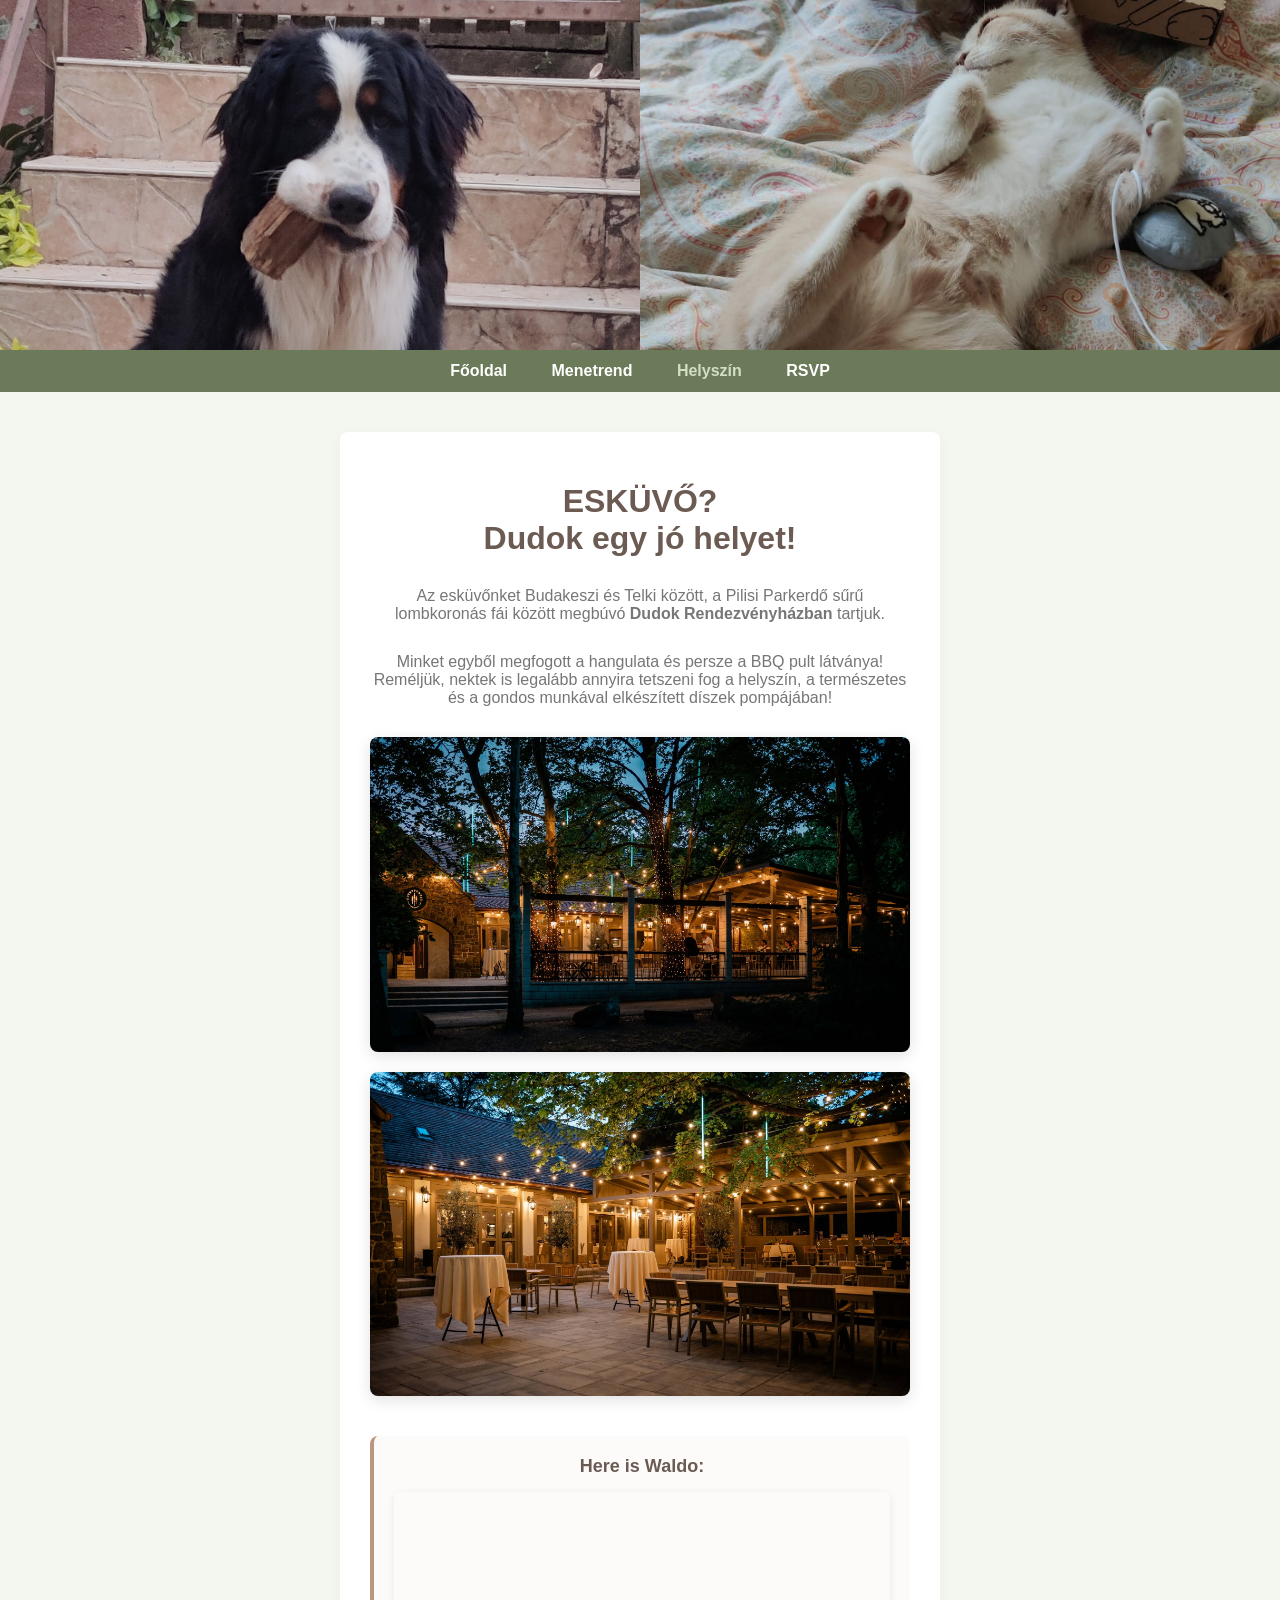
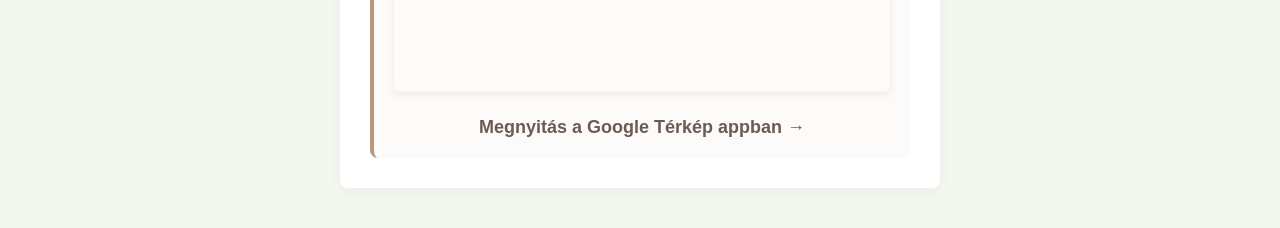
<file: helyszin.html>
<!DOCTYPE html>
<html lang="hu">
<head>
    <meta charset="UTF-8">
    <meta name="viewport" content="width=device-width, initial-scale=1.0">
    <title>Helyszín - Esküvő</title>
    <link rel="stylesheet" href="style.css">
</head>
<body class="helyszin-oldal">

    <header class="header-container-dupla">
        <img src="kepek/Chroncsó.jpg" alt="Helyszín borítókép 1" class="dupla-kep bal-kep">
        <img src="kepek/dante1.jpg" alt="Helyszín borítókép 2" class="dupla-kep jobb-kep">
    </header>

    <nav class="navbar">
        <ul>
            <li><a href="fooldal.html">Főoldal</a></li>
            <li><a href="menetrend.html">Menetrend</a></li>
            <li><a href="helyszin.html" class="active">Helyszín</a></li>
            <li><a href="RSVP.html">RSVP</a></li>
        </ul>
    </nav>

   <main class="content">
        <h1>ESKÜVŐ? <br>Dudok egy jó helyet!</h1>
        <p></p>
        
        <p>Az esküvőnket Budakeszi és Telki között, a Pilisi Parkerdő sűrű lombkoronás fái között megbúvó <strong>Dudok Rendezvényházban</strong> tartjuk.</p>

        <p>Minket egyből megfogott a hangulata és persze a BBQ pult látványa!
            <br>Reméljük, nektek is legalább annyira tetszeni fog a helyszín, a természetes és a gondos munkával elkészített díszek pompájában!
        </p>
        <!-- Nagyobb, hangulatos helyszín képek -->
        <div class="helyszin-kepek-nagy">
            <img src="kepek/eskuvohelyszinkep1.jpg" alt="Helyszín kép 1">
            <img src="kepek/eskuvohelyszinkep2.jpg" alt="Helyszín kép 2">
        </div>

        <!-- Kiegészítő méretű interaktív térkép alul -->
        <div class="terkep-kiegeszito">
            <h3>Here is Waldo:</h3>
            <div class="terkep-container">
                <iframe 
                    src="https://www.google.com/maps/embed?pb=!1m18!1m12!1m3!1d2693.376882143046!2d18.887979215628205!3d47.52337159933596!2m2!1f0!2f0!3f0!3m2!1i1024!2i768!4f13.1!3m3!1m2!1s0x476a75be281f38b5%3A0x9fb181c254b618c2!2sDudok%20Rendezv%C3%A9nyh%C3%A1z%20%C3%A9s%20Vend%C3%A9gl%C5%91!5e0!3m2!1shu!2shu!4v1710000000000!5m2!1shu!2shu" 
                    width="100%" 
                    height="280" 
                    style="border:0;" 
                    allowfullscreen="" 
                    loading="lazy" 
                    referrerpolicy="no-referrer-when-downgrade">
                </iframe>
            </div>
            <div class="helyszin-link">
                <a href="https://www.google.com/maps/place/Dudok+Rendezv%C3%A9nyh%C3%A1z+%C3%A9s+Vend%C3%A9gl%C5%91/@47.5233716,18.8879792,17z/data=!3m1!4b1!4m6!3m5!1s0x476a75be281f38b5:0x9fb181c254b618c2!8m2!3d47.523368!4d18.8905541!16s%2Fg%2F1v2jbq7k" target="_blank">
                    Megnyitás a Google Térkép appban &rarr;
                </a>
            </div>
        </div>
    </main>

</body>
</html>
</file>
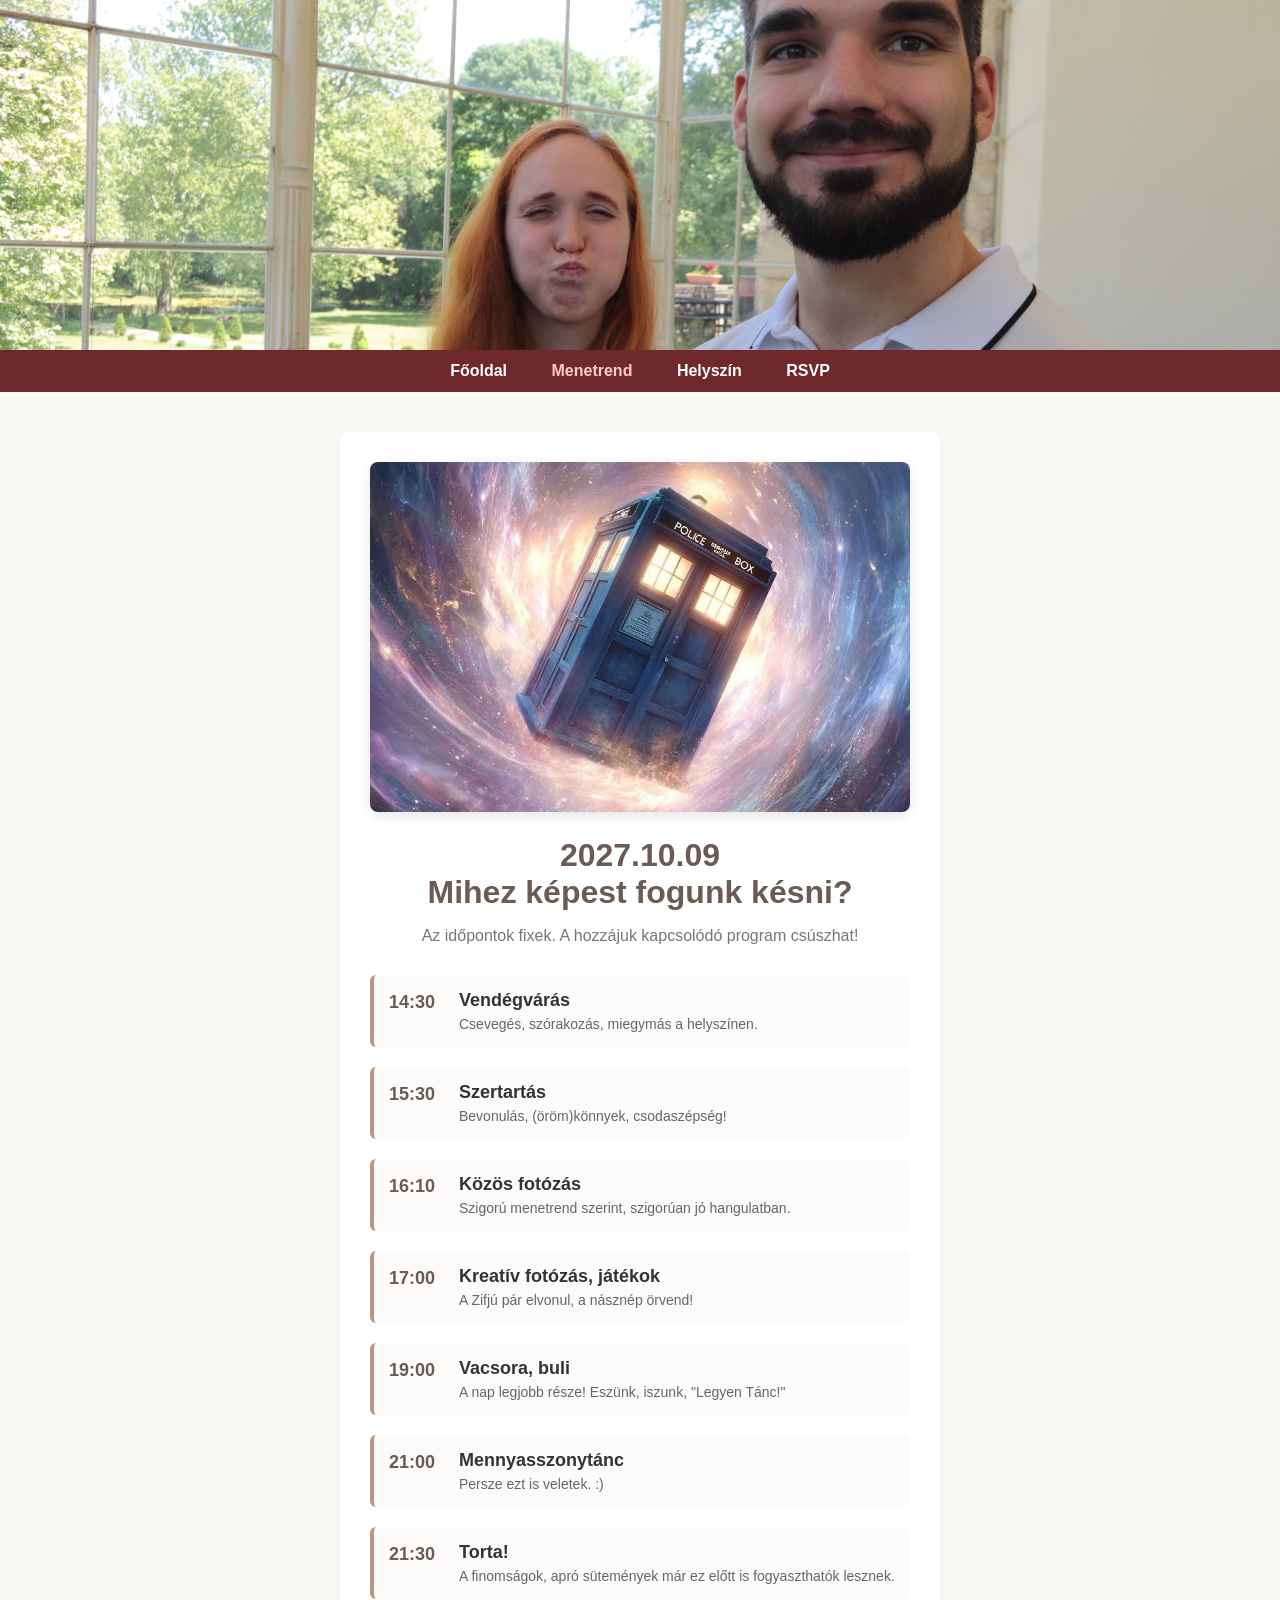
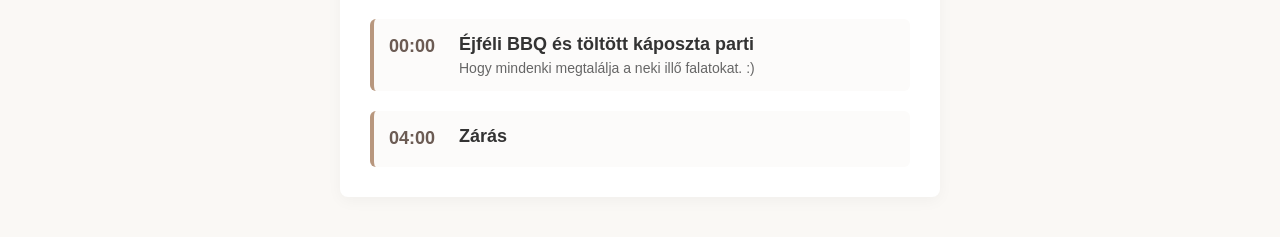
<file: menetrend.html>
<!DOCTYPE html>
<html lang="hu">
<head>
    <meta charset="UTF-8">
    <meta name="viewport" content="width=device-width, initial-scale=1.0">
    <title>Menetrend - Esküvő</title>
    <link rel="stylesheet" href="style.css">
</head>
<body class="menetrend-oldal">

    <header class="header-container">
        <img src="kepek/menetrendhez.jpeg" alt="Esküvői borítókép" id="top-image">
    </header>

    <nav class="navbar">
        <ul>
            <li><a href="fooldal.html">Főoldal</a></li>
            <li><a href="menetrend.html" class="active">Menetrend</a></li>
            <li><a href="helyszin.html">Helyszín</a></li>
            <li><a href="RSVP.html">RSVP</a></li>
        </ul>
    </nav>

    <main class="content">
        <div class="menetrend-kep-container">
            <img src="kepek/tardis.jpg" alt="Tardis időutazás" class="menetrend-kep">
        </div>
        
        <h1>2027.10.09
            <br>Mihez képest fogunk késni?</h1>
        <p>Az időpontok fixek. A hozzájuk kapcsolódó program csúszhat!</p>

        <div class="menetrend-lista">
            <div class="menetrend-elem">
                <span class="ido">14:30</span>
                <div class="program-leiras">
                    <h3>Vendégvárás</h3>
                    <p>Csevegés, szórakozás, miegymás a helyszínen.</p>
                </div>
            </div>

            <div class="menetrend-elem">
                <span class="ido">15:30</span>
                <div class="program-leiras">
                    <h3>Szertartás</h3>
                    <p>Bevonulás, (öröm)könnyek, csodaszépség!</p>
                </div>
            </div>

            <div class="menetrend-elem">
                <span class="ido">16:10</span>
                <div class="program-leiras">
                    <h3>Közös fotózás</h3>
                    <p>Szigorú menetrend szerint, szigorúan jó hangulatban.</p>
                </div>
            </div>

            <div class="menetrend-elem">
                <span class="ido">17:00</span>
                <div class="program-leiras">
                    <h3>Kreatív fotózás, játékok</h3>
                    <p>A Zifjú pár elvonul, a násznép örvend!</p>
                </div>
            </div>

            <div class="menetrend-elem">
                <span class="ido">19:00</span>
                <div class="program-leiras">
                    <h3>Vacsora, buli</h3>
                    <p>A nap legjobb része! Eszünk, iszunk, "Legyen Tánc!"</p>
                </div>
            </div>

            <div class="menetrend-elem">
                <span class="ido">21:00</span>
                <div class="program-leiras">
                    <h3>Mennyasszonytánc</h3>
                    <p>Persze ezt is veletek. :)</p>
                </div>
            </div>

            <div class="menetrend-elem">
                <span class="ido">21:30</span>
                <div class="program-leiras">
                    <h3>Torta!</h3>
                    <p>A finomságok, apró sütemények már ez előtt is fogyaszthatók lesznek.</p>
                </div>
            </div>

            <div class="menetrend-elem">
                <span class="ido">00:00</span>
                <div class="program-leiras">
                    <h3>Éjféli BBQ és töltött káposzta parti</h3>
                    <p>Hogy mindenki megtalálja a neki illő falatokat. :)</p>
                </div>
            </div>

            <div class="menetrend-elem">
                <span class="ido">04:00</span>
                <div class="program-leiras">
                    <h3>Zárás</h3>
                    <p></p>
                </div>
            </div>
        </div>
    </main>

</body>
</html>
</file>
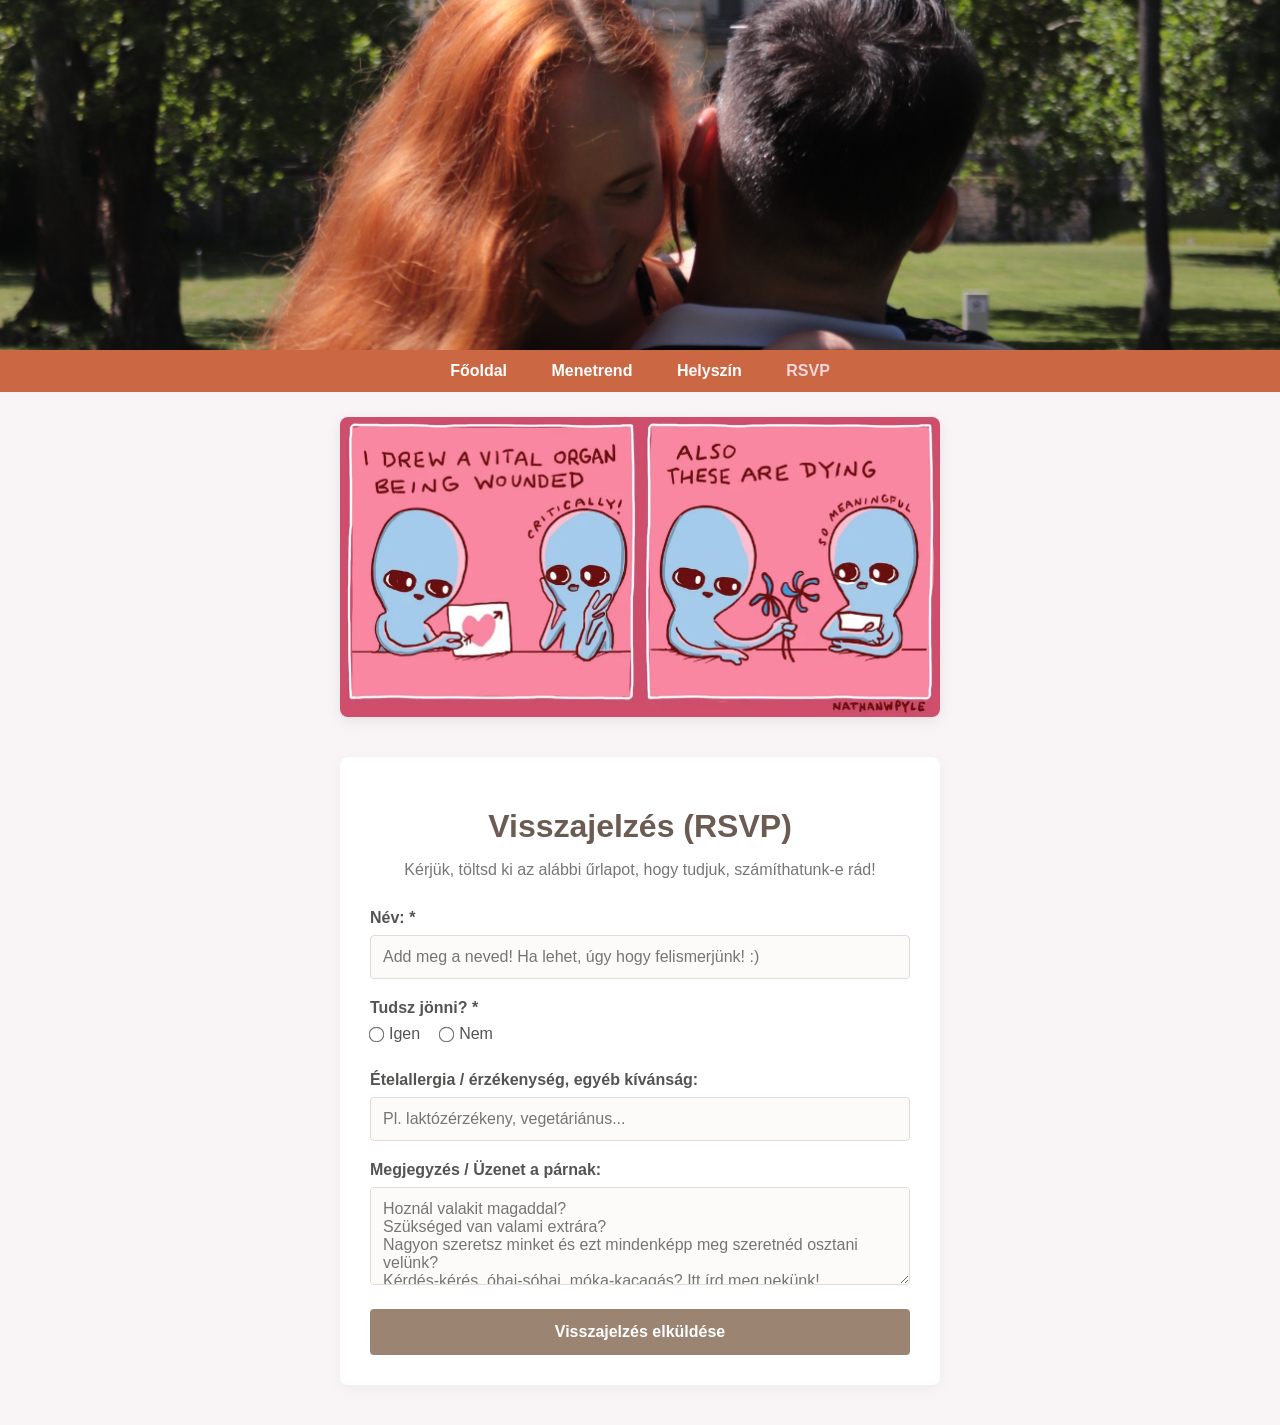
<file: RSVP.html>
<!DOCTYPE html>
<html lang="hu">
<head>
    <meta charset="UTF-8">
    <meta name="viewport" content="width=device-width, initial-scale=1.0">
    <title>Visszajelzés (RSVP) - Esküvő</title>
    <link rel="stylesheet" href="style.css">
</head>
<body class="rsvp-oldal">

    <header class="header-container">
        <img src="kepek/rsvphez.jpeg" alt="Esküvői borítókép" id="top-image">
    </header>

    <nav class="navbar">
        <ul>
            <li><a href="fooldal.html">Főoldal</a></li>
            <li><a href="menetrend.html">Menetrend</a></li>
            <li><a href="helyszin.html">Helyszín</a></li>
            <li><a href="RSVP.html" class="active">RSVP</a></li>
        </ul>
    </nav>

    <!-- Kép a menüsor alatt -->
    <div class="rsvp-banner-container">
        <img src="kepek/rsvpnathan.png" alt="nathanp" class="rsvp-banner-img">
    </div>

    <main class="content">
        <h1>Visszajelzés (RSVP)</h1>
        <p>Kérjük, töltsd ki az alábbi űrlapot, hogy tudjuk, számíthatunk-e rád!</p>

        <form action="https://formspree.io/f/xwlvzknk" method="POST" id="rsvp-form">
            <div class="form-group">
                <label for="nev">Név: *</label>
                <input type="text" id="nev" name="nev" required placeholder="Add meg a neved! Ha lehet, úgy hogy felismerjünk! :)">
            </div>

            <div class="form-group">
                <label>Tudsz jönni? *</label>
                <div class="radio-group">
                    <label><input type="radio" name="tudok_jonni" value="igen" id="jovok-igen" required> Igen</label>
                    <label><input type="radio" name="tudok_jonni" value="nem" id="jovok-nem"> Nem</label>
                </div>
            </div>

            <div id="extra-questions" style="display: none;">
                <div class="form-group">
                    <label>Szertartáson ott leszek</label>
                    <div class="radio-group">
                        <label><input type="radio" name="templomi" value="igen"> Igen</label>
                        <label><input type="radio" name="templomi" value="nem"> Nem</label>
                    </div>
                </div>

                <div class="form-group">
                    <label>Vacsorán ott leszek.</label>
                    <div class="radio-group">
                        <label><input type="radio" name="szertartas" value="igen"> Igen</label>
                        <label><input type="radio" name="szertartas" value="nem"> Nem</label>
                    </div>
                </div>

                <div class="form-group">
                    <label>Maradok a bulira!</label>
                    <div class="radio-group">
                        <label><input type="radio" name="vacsora_buli" value="igen"> Naná!</label>
                        <label><input type="radio" name="vacsora_buli" value="nem"> Inkább megyek aludni, de ti érezzétek jól magatokat!</label>
                    </div>
                </div>
            </div>

            <div class="form-group">
                <label for="allergia">Ételallergia / érzékenység, egyéb kívánság:</label>
                <input type="text" id="allergia" name="allergia" placeholder="Pl. laktózérzékeny, vegetáriánus...">
            </div>

            <div class="form-group">
                <label for="uzenet">Megjegyzés / Üzenet a párnak:</label>
                <textarea id="uzenet" name="uzenet" rows="4" placeholder="Hoznál valakit magaddal? 
Szükséged van valami extrára?
Nagyon szeretsz minket és ezt mindenképp meg szeretnéd osztani velünk?
Kérdés-kérés, óhaj-sóhaj, móka-kacagás? Itt írd meg nekünk!"></textarea>
            </div>

            <button type="submit" class="submit-btn">Visszajelzés elküldése</button>
        </form>
    </main>

    <script src="script.js"></script>
</body>
</html>
</file>
<file: style.css>
/* =================================================================atia */
/* 1. GLOBÁLIS ÉS ALAPSTÍLUSOK (Minden oldalra érvényes) */
/* ================================================================= */
body {
    font-family: 'Segoe UI', Tahoma, Geneva, Verdana, sans-serif;
    margin: 0;
    padding: 0;
    background-color: #faf8f5;
    color: #4a4543;
    -webkit-text-size-adjust: 100%;
}

/* Felső kép alapok */
.header-container {
    width: 100%;
    height: 350px;
    overflow: hidden; 
    display: flex;
    justify-content: center;
    align-items: center;
}

#top-image {
    width: 100%;        
    height: 100%;
    object-fit: cover;
    object-position: center 30%;
    display: block;       
}

/* Navigációs menüsor alapok */
.navbar {
    background-color: #9c8473;
    text-align: center;
    padding: 12px 0;
}

.navbar ul {
    list-style: none;
    margin: 0;
    padding: 0;
}

.navbar li {
    display: inline;
    margin: 0 20px;
}

.navbar a {
    color: white;
    text-decoration: none;
    font-size: 16px;
    font-weight: 600;
    transition: color 0.3s;
}

.navbar a:hover, .navbar a.active {
    color: #e3c4a8;
}

/* Fő tartalom doboz */
.content {
    max-width: 600px;
    margin: 40px auto;
    background: #ffffff;
    padding: 30px;
    border-radius: 8px;
    box-shadow: 0 4px 15px rgba(0,0,0,0.04);
    box-sizing: border-box;
}

.content h1, .content h2, .terkep-kiegeszito h3 {
    text-align: center;
    color: #6b5b53; 
    margin-bottom: 10px;
}

.content > p {
    text-align: center;
    color: #777675;
    margin-bottom: 30px;
}


/* ================================================================= */
/* 2. FŐOLDAL STÍLUSAI */
/* ================================================================= */
.tiszta-gif {
    max-width: 100%;
    width: 480px;
    height: auto;
    border-radius: 8px;
    box-shadow: 0 4px 15px rgba(0,0,0,0.08);
    display: block;
    margin: 0 auto;
}

.content p a {
    color: #9c8473;
    font-weight: 600;
    text-decoration: underline;
    transition: color 0.3s;
}

.content p a:hover {
    color: #836d5d;
}


/* ================================================================= */
/* 3. MENETREND OLDAL STÍLUSAI */
/* ================================================================= */
body.menetrend-oldal {
    background-color: #faf8f5;
}

body.menetrend-oldal .navbar {
    background-color: #70292B; 
}

body.menetrend-oldal .navbar a:hover, 
body.menetrend-oldal .navbar a.active {
    color: #ffcccc;
}

.menetrend-kep-container {
    width: 100%;
    margin-bottom: 25px;
    text-align: center;
}

.menetrend-kep {
    width: 100%;
    max-height: 350px;
    object-fit: cover;
    border-radius: 8px;
    box-shadow: 0 4px 12px rgba(0, 0, 0, 0.1);
    display: block;
}

.menetrend-lista {
    margin-top: 25px;
    display: flex;
    flex-direction: column;
    gap: 20px;
}

.menetrend-elem {
    display: flex;
    align-items: flex-start;
    background: #fcfbfa;
    padding: 15px;
    border-radius: 6px;
    border-left: 4px solid #b8977e;
}

.menetrend-elem .ido {
    font-size: 18px;
    font-weight: bold;
    color: #6b5b53 !important;
    min-width: 70px;
    padding-top: 2px;
}

.program-leiras h3 {
    margin: 0 0 5px 0;
    font-size: 18px;
    color: #333;
    text-align: left !important;
}

.program-leiras p {
    margin: 0;
    color: #666;
    font-size: 14px;
    text-align: left !important;
}


/* ================================================================= */
/* 4. HELYSZÍN OLDAL STÍLUSAI */
/* ================================================================= */
body.helyszin-oldal {
    background-color: #f4f6f0; 
}

body.helyszin-oldal .navbar {
    background-color: #6b7a59; 
}

body.helyszin-oldal .navbar a:hover, 
body.helyszin-oldal .navbar a.active {
    color: #d2dfc4;
}

.header-container-dupla {
    width: 100%;
    height: 350px;
    display: flex;
    gap: 0;
    overflow: hidden;
}

.dupla-kep {
    width: 50%;
    height: 100%;
    object-fit: cover;
    display: block;
}

.bal-kep {
    object-position: center 4%; 
}

.jobb-kep {
    object-position: center 55%; 
}

.helyszin-kepek-nagy {
    display: flex;
    flex-direction: column;
    gap: 20px;
    margin: 25px 0;
    align-items: center;
}

.helyszin-kepek-nagy img {
    width: 100%;
    max-width: 100%;
    height: auto;
    border-radius: 8px;
    object-fit: cover;
    box-shadow: 0 4px 15px rgba(0,0,0,0.12);
}

.terkep-kiegeszito {
    margin-top: 40px;
    background: #fcfbfa;
    padding: 20px;
    border-radius: 8px;
    border-left: 4px solid #b8977e !important;
}

.terkep-kiegeszito h3 {
    margin-top: 0;
    color: #6b5b53;
    font-size: 18px;
}

.terkep-container {
    width: 100%;
    margin: 15px 0;
    border-radius: 6px;
    overflow: hidden;
    box-shadow: 0 2px 8px rgba(0, 0, 0, 0.08);
}

.terkep-container iframe {
    display: block;
    width: 100%;
    height: 200px; 
}

.helyszin-link {
    text-align: center;
    margin-top: 25px;
}

.helyszin-link a {
    color: #6b5b53;
    font-weight: bold;
    text-decoration: none;
    font-size: 18px;
}

.helyszin-link a:hover {
    text-decoration: underline;
}


/* ================================================================= */
/* 5. RSVP OLDAL STÍLUSAI ÉS MOBIL-OPTIMALIZÁLÁSA */
/* ================================================================= */
body.rsvp-oldal {
    background-color: #f9f4f5; 
}

body.rsvp-oldal .navbar {
    background-color: #CB6843; 
}

body.rsvp-oldal .navbar a:hover, 
body.rsvp-oldal .navbar a.active {
    color: #f2d6e0;
}

body.rsvp-oldal #top-image {
    object-position: center 45%; 
}

.rsvp-banner-container {
    text-align: center;
    margin: 25px auto 10px auto;
    max-width: 600px;
    padding: 0 15px;
}

.rsvp-banner-img {
    width: 100%;
    max-height: 300px;
    object-fit: cover;
    border-radius: 8px;
    box-shadow: 0 4px 15px rgba(0,0,0,0.08);
    display: block;
}

/* Form elemek */
.form-group {
    margin-bottom: 20px;
}

.form-group label {
    display: block;
    margin-bottom: 8px;
    font-weight: 600;
    color: #555453;
}

.form-group input[type="text"], 
.form-group input[type="number"], 
.form-group textarea {
    width: 100%;
    padding: 12px; /* Kicsit nagyobb érintési felület mobilon */
    border: 1px solid #e0dcd5;
    border-radius: 4px;
    box-sizing: border-box;
    background-color: #fcfbfa;
    font-family: inherit;
    font-size: 16px; /* Megakadályozza az iOS automata zoomolását fókuszáláskor */
}

/* Radio gombok reszponzív elrendezése */
.radio-group {
    display: flex;
    flex-wrap: wrap; /* Mobilon átugorhatnak sorba ha kell */
    gap: 20px;
}

.radio-group label {
    font-weight: normal;
    cursor: pointer;
    display: flex;
    align-items: center;
    gap: 6px;
    font-size: 16px;
}

/* Rádiógombok méretének növelése mobilos kattintáshoz */
.radio-group input[type="radio"] {
    transform: scale(1.2);
    margin: 0;
    cursor: pointer;
}

#extra-questions {
    background: #f7f5f0;
    padding: 15px;
    border-radius: 6px;
    border-left: 4px solid #b8977e;
    margin-bottom: 20px;
    display: none; /* Alapból rejtett, JS nyitja */
}

.submit-btn {
    background-color: #9c8473;
    color: white;
    border: none;
    padding: 14px 20px;
    font-size: 16px;
    font-weight: bold;
    width: 100%;
    border-radius: 4px;
    cursor: pointer;
    transition: background 0.3s;
}

.submit-btn:hover {
    background-color: #836d5d;
}

.form-group textarea {
    resize: vertical;
}


/* ================================================================= */
/* 6. RESPONSIVE / MOBIL NÉZET (Max szélesség: 768px) */
/* ================================================================= */
@media screen and (max-width: 768px) {
    .content {
        margin: 15px 10px;
        padding: 20px 15px;
    }

    .navbar li {
        display: block;        
        margin: 8px 0;        
    }

    .navbar {
        padding: 8px 0;
    }

    .menetrend-elem {
        flex-direction: column; 
        gap: 5px;
    }

    .menetrend-elem .ido {
        min-width: auto;
    }

    .header-container-dupla {
        height: 250px; 
    }

    /* Mobilon a rádiógombok is kényelmesebben férnek el */
    .radio-group {
        gap: 15px;
    }
}
</file>
